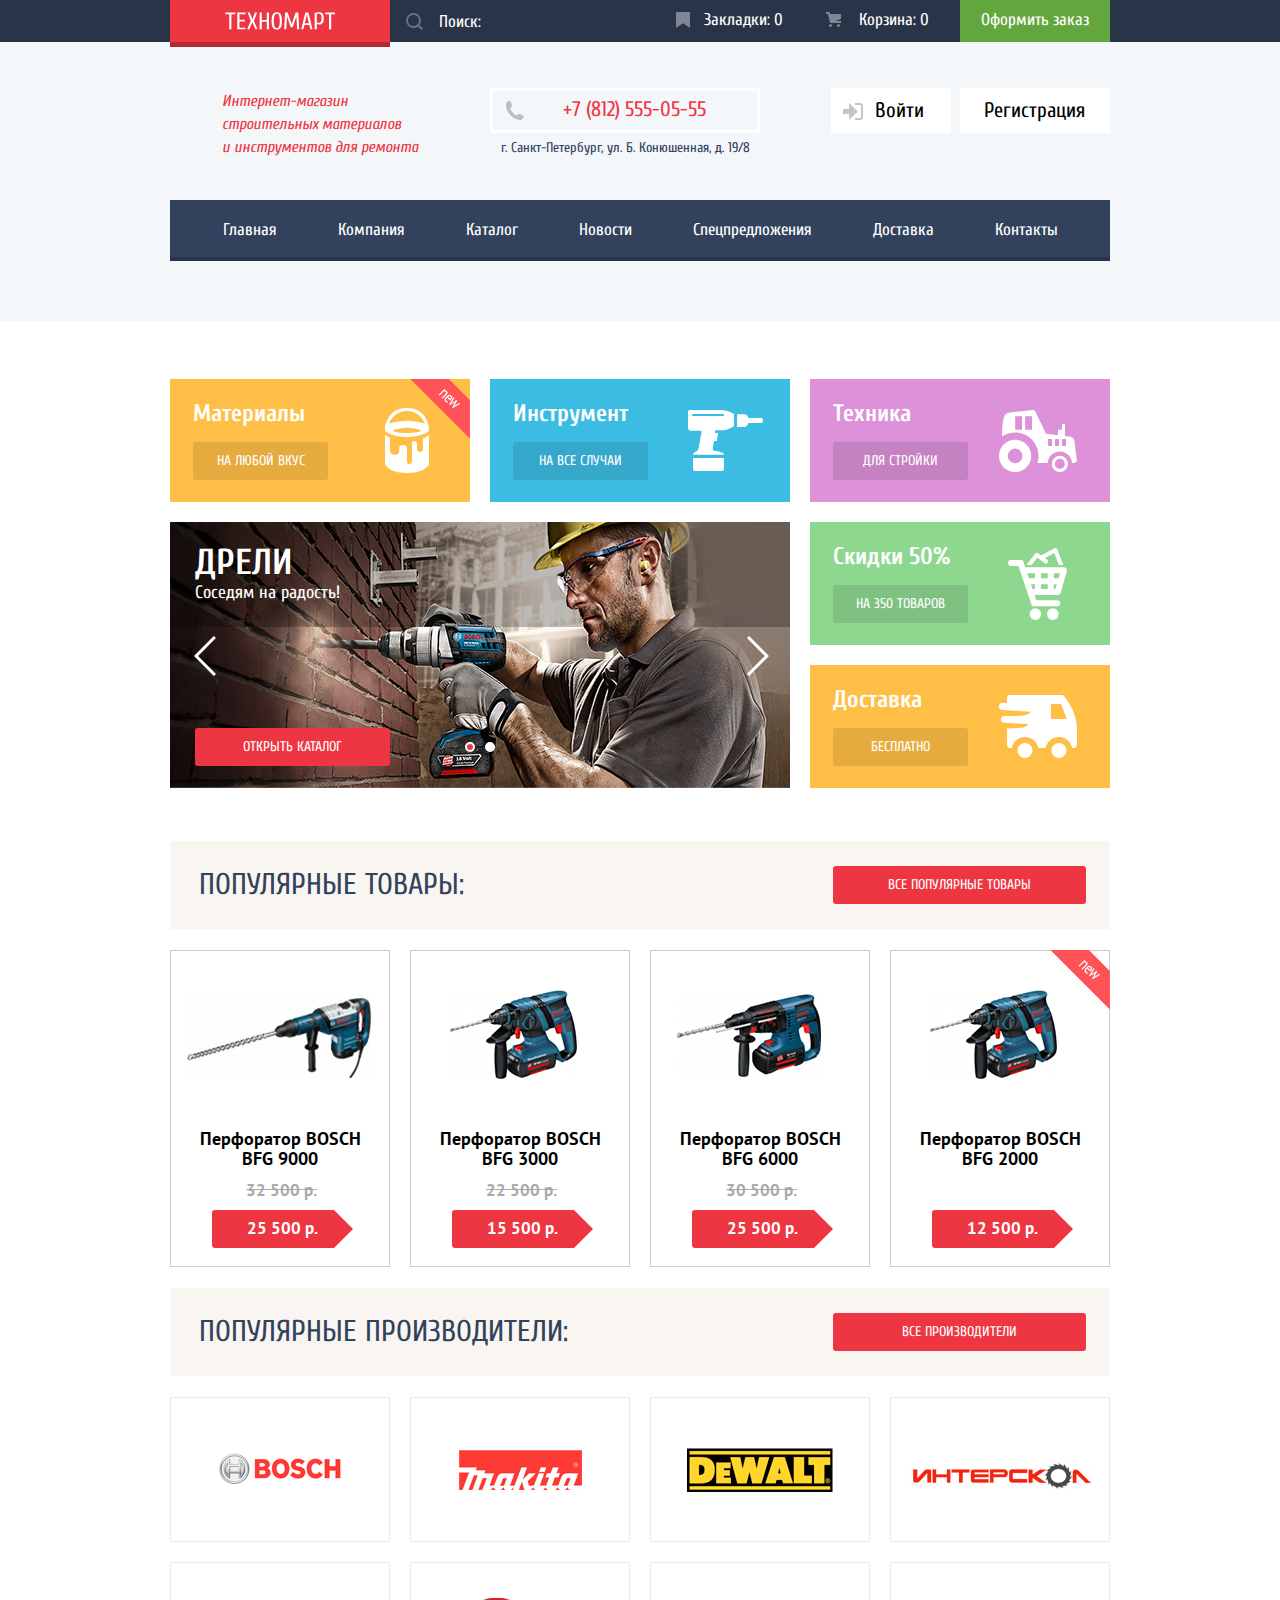
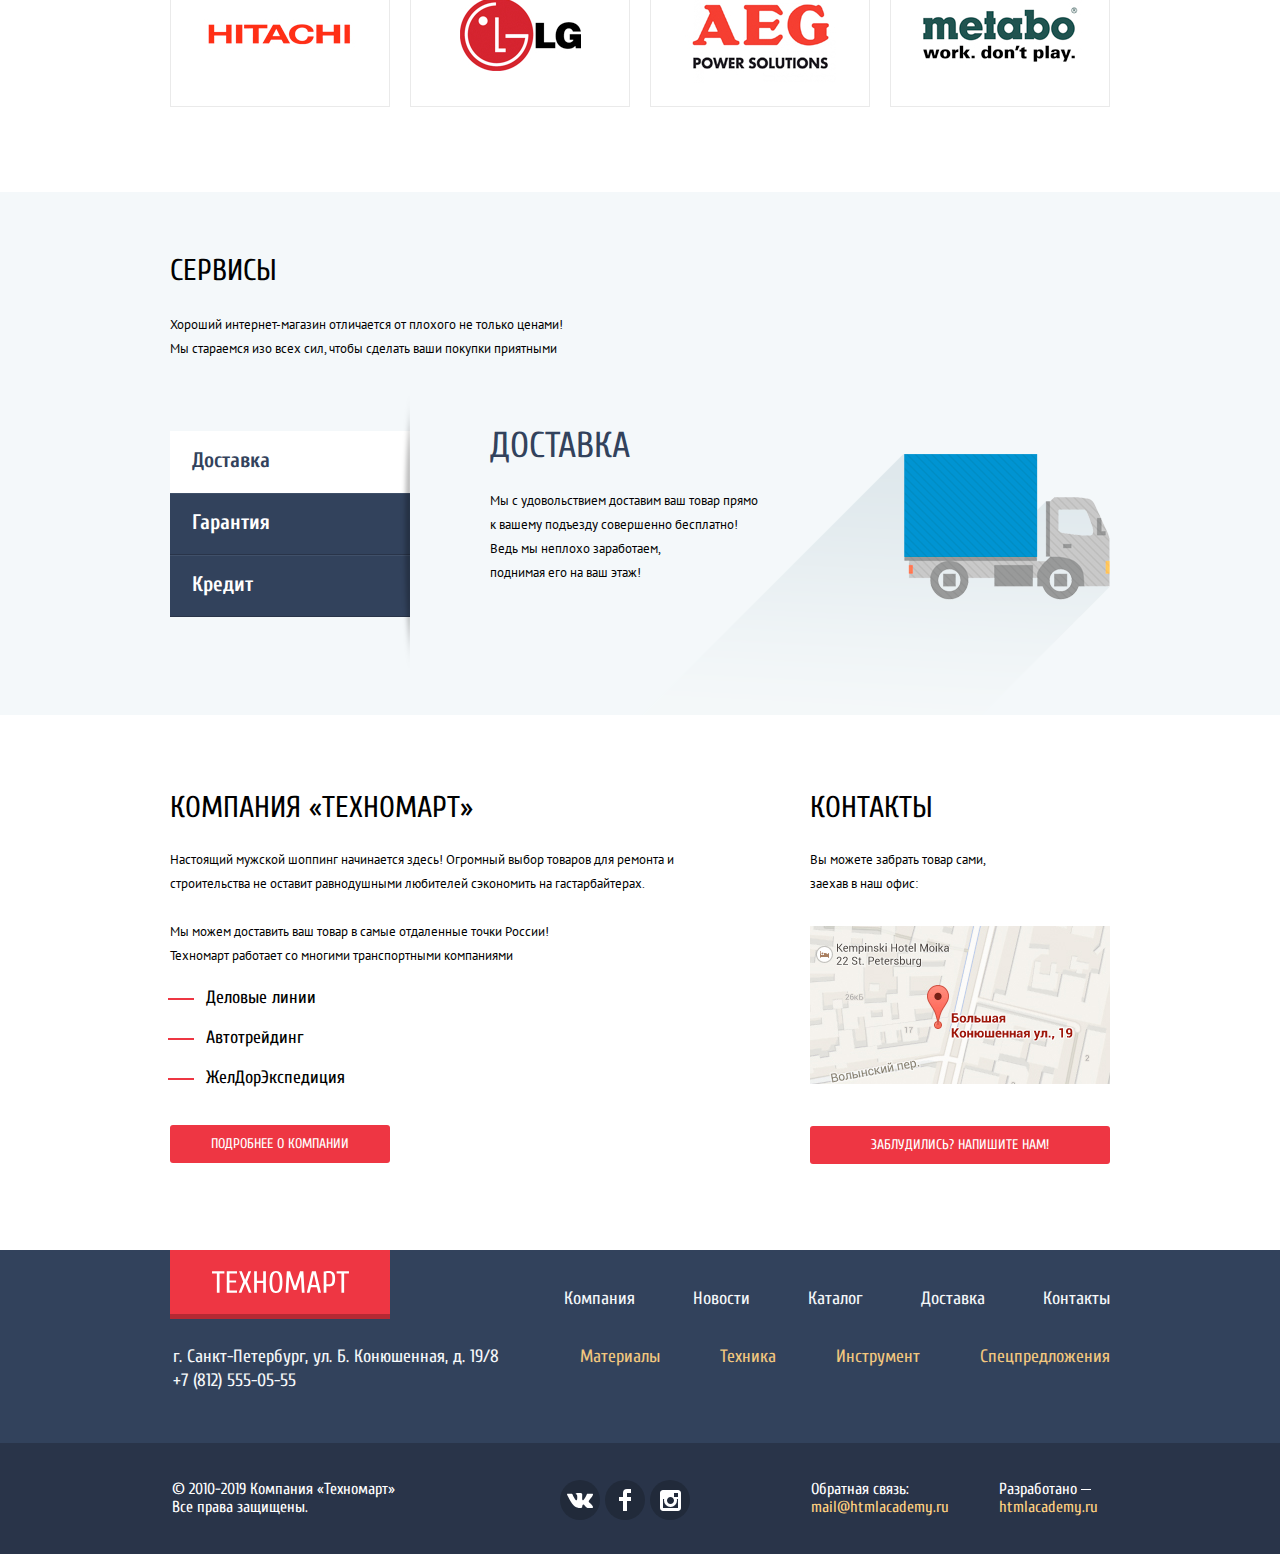
<file: index.html>
<!DOCTYPE html>
<html lang="ru">

<head>
    <meta charset="utf-8">
    <title>Интернет-магазин "Техномарт"</title>
    <link href="https://fonts.googleapis.com/css?family=Cuprum:400,400i,700%7CPT+Sans:400,400i,700&amp;subset=cyrillic,cyrillic-ext" rel="stylesheet">
    <link href="css/normalize.css" rel="stylesheet">
    <link href="css/style.min.css" rel="stylesheet">
</head>

<body>
    <header class="main-header">
        <h1 class="visually-hidden">Главная страница интернет-магазина строительных материалов "Техномарт"</h1>
        <div class="header-top">
            <div class="container">
                <a class="main-header-logo">
                    <img src="img/logo_header.svg" width="111" height="18" alt="Логотип Техномарт">
                </a>

                <form class="search" method="get">
                    <label class="visually-hidden" for="search">Поиск по сайту</label>
                        <input type="search" id="search" name="search" placeholder="Поиск:">
                </form>

                <a class="header-cartmarker" href="#">
                    Закладки:
                    <output>0</output>
                </a>

                <a class="header-cart" href="#">
                    Корзинa:
                    <output>0</output>
                </a>

                <a class="header-checkout" href="#">Оформить заказ</a>
            </div>
        </div>
        <div class="container">
            <div class="header-middle">
                <p class="header-title">Интернет-магазин строительных материалов и&nbsp;инструментов для ремонта</p>
                <div class="header-contacts">
                    <a class="header-phone" href="tel:+78125550555">
                        +7&nbsp;(812)&nbsp;555-05-55
                    </a>
                    <address class="header-address">
                        г.&nbsp;Санкт-Петербург,&nbsp;ул.&nbsp;Б.&nbsp;Конюшенная,&nbsp;д.&nbsp;19/8
                    </address>
                </div>
                <div class="header-user-menu">
                    <a class="user-navigation-entrance" href="#">
                        Войти
                    </a>
                    <a class="user-navigation-registration" href="#">
                        Регистрация
                    </a>
                </div>    
            </div>
                
            <ul class="header-nav-list">
                <li class="header-nav-item">
                    <a class="header-nav-link">Главная</a>
                </li>
                <li class="header-nav-item">
                    <a class="header-nav-link" href="#">Компания</a>
                </li>
                <li class="header-nav-item">
                    <a class="header-nav-link" href="catalog.html">Каталог</a>
                </li>
                <li class="header-nav-item">
                    <a class="header-nav-link" href="#">Новости</a>
                </li>
                <li class="header-nav-item">
                    <a class="header-nav-link" href="#">Спецпредложения</a>
                </li>
                <li class="header-nav-item">
                    <a class="header-nav-link" href="#">Доставка</a>
                </li>
                <li class="header-nav-item">
                    <a class="header-nav-link" href="#">Контакты</a>
                </li>
            </ul>
        </div>   
    </header>

    <main>
        <div class="container">
            <section class="offers">
                <h2 class="visually-hidden">Предложения</h2>
                <div class="offers-row">
                    <div class="offers-item materials">
                        <div class="flag flag-new">новинка</div>
                        <h3 class="offers-item-title">Материалы</h3>
                        <a class="offers-item-link" href="#">На любой вкус</a>
                    </div>
                    <div class="offers-item instruments">
                        <h3 class="offers-item-title">Инструмент</h3>
                        <a class="offers-item-link" href="#">На все случаи</a>
                    </div>
                    <div class="offers-item technic">
                        <h3 class="offers-item-title">Техника</h3>
                        <a class="offers-item-link" href="#">Для стройки</a>
                    </div>    
                </div>
                
                <div class="offers-row">
                    <div class="slider-wrapper">
                        <div class="slider-item slider-1 slider-active">                     
                            <h4 class="slider-title">Дрели</h4>
                            <p class="slider-desc">Соседям на радость!</p>
                            <a class="slider-link button" href="catalog.html">Открыть каталог</a>
                        </div>
                        <div class="slider-item slider-2">
                            <h4 class="slider-title">Перфораторы</h4>
                            <p class="slider-desc">Настоящие мужские игрушки</p>
                            <a class="slider-link button" href="catalog.html">Открыть каталог</a> 
                        </div>
                        <div class="slider-nav">
                            <button class="slider-left" type="button"><span class="visually-hidden">Назад</span></button>
                            <button class="slider-right" type="button"><span class="visually-hidden">Вперед</span></button>
                        </div>
                        <div class="slider-bullets">
                            <div class="bullet-item activ-bullet"></div>
                            <div class="bullet-item"></div>
                        </div>   
                    </div>
                    <div class="offers-block">
                        <div class="offers-item discount">
                            <h3 class="offers-item-title">Скидки 50%</h3>
                            <a class="offers-item-link" href="#">На 350 товаров</a>
                        </div>
                        <div class="offers-item delivery">
                            <h3 class="offers-item-title">Доставка</h3>
                            <a class="offers-item-link" href="#">Бесплатно</a>
                        </div>
                    </div>
                </div>
            </section>

            <section class="popular">
                <div class="popular-title-wrap">
                    <h2 class="popular-title">Популярные товары:</h2>
                    <a class="popular-link button" href="#">Все популярные товары</a>
                </div>
            
                <ul class="catalog-list">
                    <li class="catalog-item">
                        <div class="actions">
                            <a href="#" class="buy">Купить</a>
                            <a href="#" class="bookmark">В закладки</a>
                        </div>

                        <img width="218" height="170" src="img/perforator_1.jpg" alt="Перфоратор BOSCH BFG 9000">

                        <h3 class="catalog-item-title">
                            Перфоратор&nbsp;BOSCH BFG&nbsp;9000
                        </h3>
                        <div class="catalog-price-wrap"> 
                            <p class="catalog-old-price">32 500 p.</p>
                            <p class="catalog-new-price">25 500 p.</p>
                        </div>
                    </li>
                    <li class="catalog-item">
                        <div class="actions">
                            <a href="#" class="buy">Купить</a>
                            <a href="#" class="bookmark">В закладки</a>
                        </div>

                        <img width="218" height="170" src="img/perforator_2.jpg" alt="Перфоратор BOSCH BFG 3000">

                        <h3 class="catalog-item-title">
                            Перфоратор&nbsp;BOSCH BFG&nbsp;3000
                        </h3>
                        <div class="catalog-price-wrap"> 
                            <p class="catalog-old-price">22 500 p.</p>
                            <p class="catalog-new-price">15 500 p.</p>
                        </div>
                    </li>
                    <li class="catalog-item">
                        <div class="actions">
                            <a href="#" class="buy">Купить</a>
                            <a href="#" class="bookmark">В закладки</a>
                        </div>

                        <img width="218" height="170" src="img/perforator_3.jpg" alt="Перфоратор BOSCH BFG 6000">

                        <h3 class="catalog-item-title">
                            Перфоратор&nbsp;BOSCH BFG&nbsp;6000
                        </h3>
                        <div class="catalog-price-wrap"> 
                            <p class="catalog-old-price">30 500 p.</p>
                            <p class="catalog-new-price">25 500 p.</p>
                        </div>
                    </li>
                    <li class="catalog-item">
                        <div class="flag flag-new">новинка</div>
                        <div class="actions">
                            <a href="#" class="buy">Купить</a>
                            <a href="#" class="bookmark">В закладки</a>
                        </div>
                    
                        <img width="218" height="170" src="img/perforator_2.jpg" alt="Перфоратор BOSCH BFG 2000">
                    
                        <h3 class="catalog-item-title">
                            Перфоратор&nbsp;BOSCH BFG&nbsp;2000
                        </h3>
                        <div class="catalog-price-wrap">
                            <p class="catalog-new-price">12 500 p.</p>
                        </div>
                    </li>
                </ul>
            </section>

            <section class="producers">
                <div class="popular-title-wrap">
                    <h2 class="popular-title">Популярные производители:</h2>
                    <a class="popular-link button" href="#">Все производители</a>
                </div>
                <div class="producers-list">    
                    <a class="producers-item" href="#">
                        <img class="producers-logo" src="img/bosch.jpg" width="126" height="37" alt="Логотип Bosch">
                    </a>
                    <a class="producers-item" href="#">
                        <img class="producers-logo" src="img/makita.jpg" width="123" height="40" alt="Логотип Makita">
                    </a>
                    <a class="producers-item" href="#">
                        <img class="producers-logo" src="img/dewalt.jpg" width="146" height="44" alt="Логотип Dewalt">
                    </a>
                    <a class="producers-item" href="#">
                        <img class="producers-logo" src="img/interskol.png" width="200" height="88" alt="Логотип Интерскол">
                    </a>
                    <a class="producers-item" href="#">
                        <img class="producers-logo" src="img/hitachi.jpg" width="169" height="31" alt="Логотип Hitachi">
                    </a>
                    <a class="producers-item" href="#">
                        <img class="producers-logo" src="img/lg.jpg" width="121" height="73" alt="Логотип LG">
                    </a>
                    <a class="producers-item" href="#">
                        <img class="producers-logo" src="img/aeg.jpg" width="151" height="96" alt="Логотип AEG">
                    </a>
                    <a class="producers-item" href="#">
                        <img class="producers-logo" src="img/metabo.jpg" width="204" height="69" alt="Логотип Mitabo">
                    </a>
                </div>
            </section>
        </div>

        <section class="services">
            <div class="container">
                <h2 class="services-title">Сервисы</h2>
                <p class="services-desc">Хороший интернет-магазин отличается от плохого не только ценами!</p>
                <p class="services-desc">Мы стараемся изо всех сил, чтобы сделать ваши покупки приятными</p>

                <div class="services-slider-wrap">
                    <div class="services-slider-nav">
                        <button class="services-slider-button button-delivery services-button-active" type="button">Доставка</button>
                        <button class="services-slider-button button-guarantee" type="button">Гарантия</button>
                        <button class="services-slider-button button-credit" type="button">Кредит</button>
                    </div>
                
                    <div class="services-slider slider-delivery services-slider-active">
                        <h3 class="services-slider-title">Доставка</h3>
                        <p class="services-slider-desc">Мы с удовольствием доставим ваш товар прямо<br>к вашему подъезду совершенно бесплатно! Ведь мы неплохо заработаем,<br>поднимая его на ваш этаж!</p>
                    </div>
                    <div class="services-slider slider-guarantee">
                        <h3 class="services-slider-title">Гарантия</h3>
                        <p class="services-slider-desc">Если купленный у нас товар поломается или заискрит,<br>а также в случае пожара, спровоцированного его возгоранием, вы всегда можете быть уверены в нашей гарантии. Мы обменяем сгоревший товар на новый.<br>Дом уж восстановите как-нибудь сами.</p>
                    </div>
                    <div class="services-slider slider-credit">
                    <h3 class="services-slider-title">Кредит</h3>
                    <p class="services-slider-desc">Залезть в долговую яму стало проще!<br>Кредитные консультанты придут вам на помощь!</p>
                    <a class="slider-link button" href="#">отправить заявку</a>
                </div>
                </div>
            </div>
        </section>

        <div class="about-contacts-wrapper container">
            <section class="about">
                <h2 class="about-title">Компания&nbsp;&#171;Техномарт&#187;</h2>
                <p class="about-desc">
                    Настоящий мужской шоппинг начинается здесь! Огромный выбор товаров для ремонта и строительства не оставит равнодушными любителей сэкономить на гастарбайтерах.
                </p>
                <p class="about-desc">
                    Мы можем доставить ваш товар в самые отдаленные точки России!
                    Техномарт работает со многими транспортными компаниями
                </p>
                <ul class="about-partners-list">
                    <li class="about-partners-item">
                        Деловые линии
                    </li>
                    <li class="about-partners-item">
                        Автотрейдинг
                    </li>
                    <li class="about-partners-item">
                        ЖелДорЭкспедиция
                    </li>
                </ul>
                <a class="about-link button" href="#">Подробнее о компании</a>
            </section>

        <section class="contacts">
            <h2 class="contacts-title">Контакты</h2>
            <p class="contacts-desc">Вы можете забрать товар сами, заехав в наш офис:</p>
            <a class="button-map" href="map.html">
                <img src="img/map_mini.jpg" width="300" height="158" alt="map">
            </a>
            <a class="contacts-link button" href="contacts.html">Заблудились? Напишите нам!</a>
        </section>
    </div>
</main>

<footer class="main-footer">
    <div class="footer-top">
        <div class="container">
            <div class="footer-wrapper-top">
                <a class="footer-logo">
                    <img src="img/logo-technomart.svg" width="137" height="22" alt="Техномарт логотип">
                </a>
                <ul class="footer-menu">
                    <li class="footer-menu-item">
                        <a class="footer-menu-link" href="#">Компания</a>
                    </li>
                    <li class="footer-menu-item">
                        <a class="footer-menu-link" href="#">Новости</a>
                    </li>
                    <li class="footer-menu-item">
                        <a class="footer-menu-link" href="catalog.html">Каталог</a>
                    </li>
                    <li class="footer-menu-item">
                        <a class="footer-menu-link" href="#">Доставка</a>
                    </li>
                    <li class="footer-menu-item">
                        <a class="footer-menu-link" href="#">Контакты</a>
                    </li>
                </ul>
            </div>
            <div class="footer-wrapper-middle">
                <address class="footer-contact">
                    г. Санкт-Петербург, ул. Б. Конюшенная, д. 19/8
                    +7&nbsp;(812)&nbsp;555-05-55
                </address>
                <ul class="footer-offers">
                    <li class="footer-offers-item">
                        <a class="footer-offers-link" href="#">Материалы</a>
                    </li>
                    <li class="footer-offers-item">
                        <a class="footer-offers-link" href="#">Техника</a>
                    </li>
                    <li class="footer-offers-item">
                        <a class="footer-offers-link" href="#">Инструмент</a>
                    </li>
                    <li class="footer-offers-item">
                        <a class="footer-offers-link" href="#">Спецпредложения</a>
                    </li>
                </ul>
            </div>
        </div>
    </div>

    <div class="footer-bottom">
        <div class="container">
            <p class="footer-copyright">&copy; 2010-2019 Компания&nbsp;&#171;Техномарт&#187; Все права защищены.</p>

            <ul class="social-list">
                <li class="social-list-item">
                    <a class="social-link vkontakte" href="#">
                        <span class="visually-hidden">Вконтакте</span>
                    </a>
                </li>
                <li class="social-list-item">
                    <a class="social-link facebook" href="#">
                        <span class="visually-hidden">Фейсбук</span>
                    </a>
                </li>
                <li class="social-list-item">
                    <a class="social-link instagram" href="#">
                        <span class="visually-hidden">Инстаграм</span>
                    </a>
                </li>
            </ul>

            <p class="footer-email">
                Обратная связь:
                <a href="#">mail@htmlacademy.ru</a>
            </p>

            <p class="footer-developer">
                <span>Разработано</span>
                <a href="https://htmlacademy.ru/intensive/htmlcss">htmlacademy.ru</a>
            </p>
        </div>
    </div>
</footer>

<section class="modal modal-feedback hidden">
    <h2 class="visually-hidden">Связаться с нами</h2>     
    <form class="feedback" method="post">
        <div class="modal-top">  
            <p class="feedback-name">
                <label>Ваше имя:<input type="text" name="yourname" placeholder="Имя Фамилия"></label>
            </p>
            <p class="feedback-email">
                <label>Ваш e-mail:<input type="email" name="email" placeholder="email@example.com"></label>
            </p>
            <p class="feedback-text">
                <label>Текст письма: <textarea name="message" placeholder="В свободной форме"></textarea></label>
            </p>
        </div>
        <div class="modal-bottom">
            <button class="modal-send button" type="submit">Отправить</button>
        </div>
        <button class="modal-close" type="button">Закрыть форму</button>
    </form>
</section>
  
<section class="modal modal-map hidden">
    <h2 class="visually-hidden">Как до нас добраться</h2>
    <iframe src="https://www.google.com/maps/embed?pb=!1m18!1m12!1m3!1d1998.598942412368!2d30.320894615677183!3d59.938796869048424!2m3!1f0!2f0!3f0!3m2!1i1024!2i768!4f13.1!3m3!1m2!1s0x4696310fca5ba729%3A0xea9c53d4493c879f!2z0JHQvtC70YzRiNCw0Y8g0JrQvtC90Y7RiNC10L3QvdCw0Y8g0YPQuy4sIDE5LCDQodCw0L3QutGCLdCf0LXRgtC10YDQsdGD0YDQsywg0KDQvtGB0YHQuNGPLCAxOTExODY!5e0!3m2!1sru!2sae!4v1551460375244" width="940" height="450" style="border:0" allowfullscreen></iframe>
    <button class="modal-close" type="button">Закрыть форму</button>
</section>

<script src="js/script-index.min.js"></script>

</body>

</html>
</file>
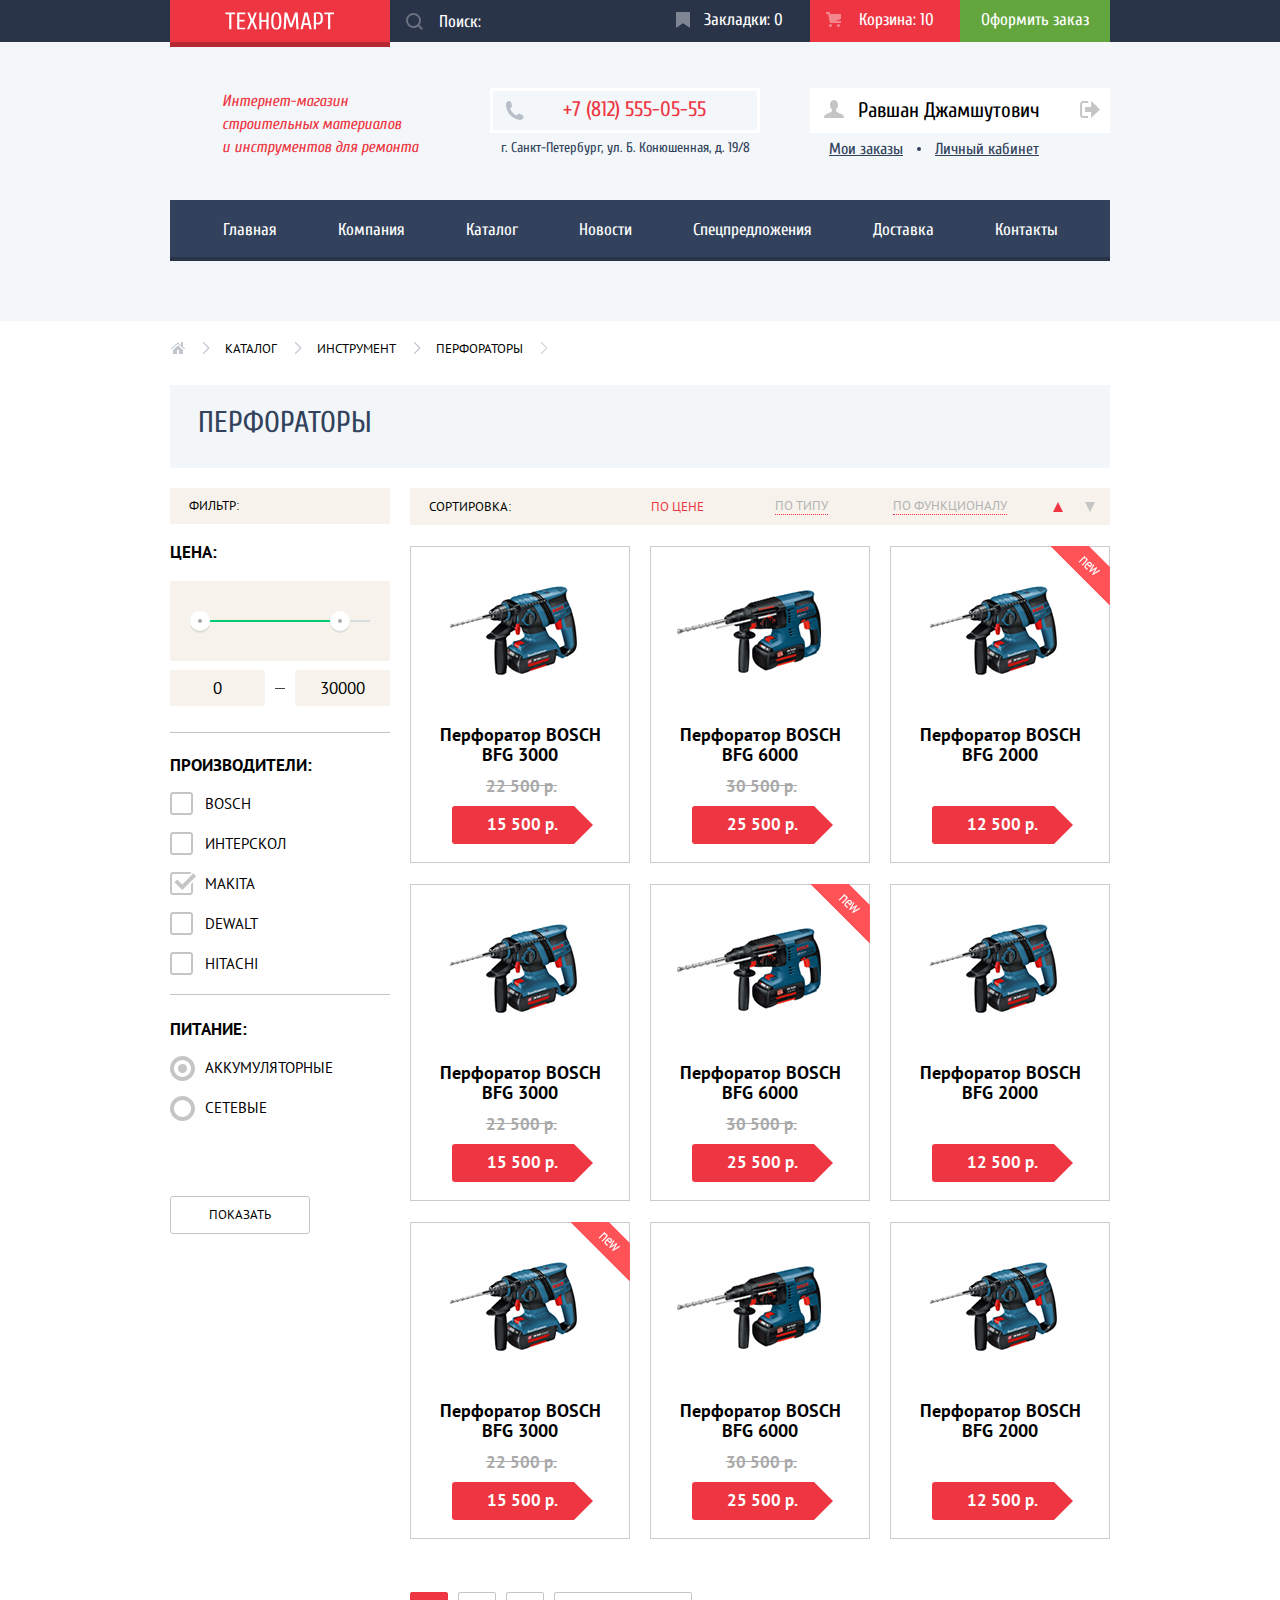
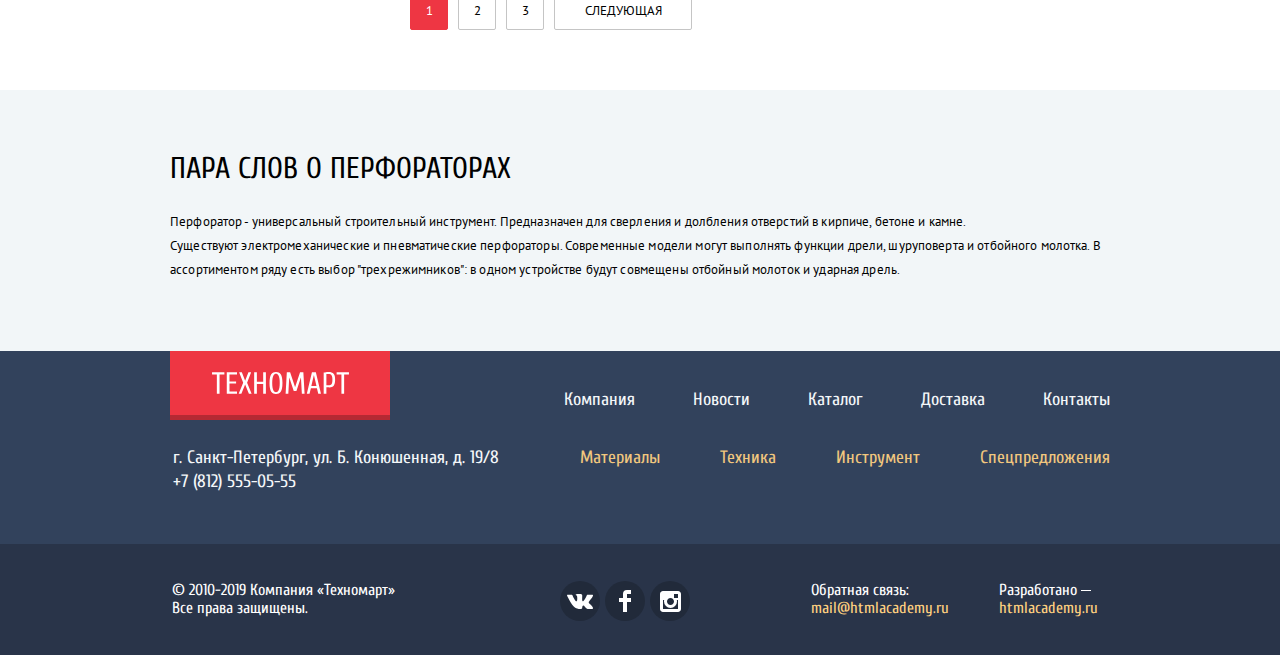
<file: catalog.html>
<!DOCTYPE html>
<html lang="ru">
<head>
    <meta charset="utf-8">
    <title>Перфораторы</title>
    <link href="https://fonts.googleapis.com/css?family=Cuprum:400,400i,700%7CPT+Sans:400,400i,700&amp;subset=cyrillic,cyrillic-ext"
        rel="stylesheet">
    <link href="css/normalize.css" rel="stylesheet">
    <link href="css/style.min.css" rel="stylesheet">
</head>
<body>
    <header class="main-header">
        <div class="header-top">
            <div class="container">
                <a class="main-header-logo" href="index.html">
                    <img src="img/logo_header.svg" width="110" height="18" alt="Логотип Техномарт">
                </a>

                <form class="search" method="get">
                    <label class="visually-hidden" for="search">Поиск по сайту</label>
                    <input type="search" id="search" name="search" placeholder="Поиск:">
                </form>

                <a class="header-cartmarker" href="#">
                    Закладки:
                    <output>0</output>
                </a>
                <a class="header-cart cart-added" href="#">
                    Корзинa:
                    <output>10</output>
                </a>

                <a class="header-checkout" href="#">Оформить заказ</a>
            </div>
        </div>

        <div class="container">
            <div class="header-middle">
                <p class="header-title">Интернет-магазин строительных материалов и&nbsp;инструментов для ремонта</p>

                <div class="header-contacts">
                    <a class="header-phone" href="tel:+78125550555">
                        +7&nbsp;(812)&nbsp;555-05-55
                    </a>
                    <address class="header-address">
                        г.&nbsp;Санкт-Петербург,&nbsp;ул.&nbsp;Б.&nbsp;Конюшенная,&nbsp;д.&nbsp;19/8
                    </address>
                </div>

                <div class="header-user-menu">
                    <div class="login-personal">
                        <a class="login-name" href="#">
                            <span class="visually-hidden">имя пользователя</span>   
                            Равшан Джамшутович
                        </a>
                        <a class="logout" href="#">
                            <span class="visually-hidden">ссылка на выход из личного кабинета</span>
                        </a>
                    </div>
                    <div class="login-menu">
                        <a class="login-myorders" href="#">Мои заказы</a>
                        <a class="login-mycabinet" href="#">Личный кабинет</a>
                    </div>
                </div>
            </div>
                
                <ul class="header-nav-list">
                    <li class="header-nav-item">
                        <a class="header-nav-link" href="index.html">Главная</a>
                    </li>
                    <li class="header-nav-item">
                        <a class="header-nav-link" href="#">Компания</a>
                    </li>
                    <li class="header-nav-item">
                        <a class="header-nav-link" href="#">Каталог</a>
                    </li>
                    <li class="header-nav-item">
                        <a class="header-nav-link" href="#">Новости</a>
                    </li>
                    <li class="header-nav-item">
                        <a class="header-nav-link" href="#">Спецпредложения</a>
                    </li>
                    <li class="header-nav-item">
                        <a class="header-nav-link" href="#">Доставка</a>
                    </li>
                    <li class="header-nav-item">
                        <a class="header-nav-link" href="#">Контакты</a>
                    </li>
                </ul>
            </div>
    </header>

    <main class="main catalog-page">
        <div class="container">    
            <ul class="breadcrumbs-list">
                <li class="breadcrumbs-item">
                    <a class="breadcrumbs-link breadcrumb-home" href="index.html">
                        <span class="visually-hidden">ссылка на главную страницу</span>
                    </a>
                </li>
                <li class="breadcrumbs-item">
                    <a class="breadcrumbs-link" href="catalog.html">каталог</a>
                </li>
                <li class="breadcrumbs-item">
                    <a class="breadcrumbs-link" href="#">инструмент</a>
                </li> 
                <li class="breadcrumbs-item breadcrumbs-current">перфораторы</li>
            </ul>

            <h1 class="page-title">перфораторы</h1>

            <div class="page-wrap">
                <section class="filters">
                    <h2 class="filters-title">Фильтр:</h2>
                    <form class="filters-form" action="get">
                        <fieldset>
                            <legend>Цена:</legend>
                            <div class="range">
                                <div class="range-scale">
                                    <div class="range-bar">
                                        <div class="range-min"></div>
                                        <div class="range-max"></div>
                                    </div>
                                </div>
                            </div>
                            <div class="input-numbers">
                                <label class="visually-hidden" for="min-price">минимальная цена товара</label>
                                <input type="text" id="min-price" name="min-number" value="0" >    
                                <span class="short-line"></span>
                                <label class="visually-hidden" for="max-price">максимальная цена товара</label>
                                <input type="text" id="max-price" name="max-number" value="30000"> 
                            </div>
                        </fieldset>
                        <fieldset>
                            <legend>Производители:</legend>
                                <ul class="filters-producers-list">
                                    <li class="filters-producers-item">
                                        <input class="visually-hidden" type="checkbox" name="bosch" id="filters-bosch">
                                        <label for="filters-bosch">bosch</label>
                                    </li>
                                    <li class="filters-producers-item">
                                        <input class="visually-hidden" type="checkbox" name="interskol" id="filters-interskol">
                                        <label for="filters-interskol">интерскол</label>    
                                    </li>
                                    <li class="filters-producers-item">
                                        <input class="visually-hidden" type="checkbox" name="makita" id="filters-makita" checked>
                                        <label for="filters-makita">makita</label>    
                                    </li>
                                    <li class="filters-producers-item">
                                        <input class="visually-hidden" type="checkbox" name="dewalt" id="filters-dewalt">
                                        <label for="filters-dewalt">dewalt</label>         
                                    </li>
                                    <li class="filters-producers-item">
                                        <input class="visually-hidden" type="checkbox" name="hitachi" id="filters-hitachi">
                                        <label for="filters-hitachi">hitachi</label>
                                    </li>
                                </ul>
                        </fieldset>
                        <fieldset>
                            <legend>Питание:</legend>
                            <ul class="filters-type-list">
                                <li class="filters-type-item">
                                    <input class="visually-hidden" type="radio" name="product-type" value="battery" id="battery-type" checked>
                                    <label for="battery-type">аккумуляторные</label>  
                                </li>
                                <li class="filters-type-item">
                                    <input class="visually-hidden" type="radio" name="product-type" value="network" id="network-type">
                                    <label for="network-type">сетевые</label>  
                                </li>
                            </ul>
                        </fieldset>
                        <button class="filters-button" type="submit">показать</button> 
                    </form>
                </section>
            
                <section class="catalog">
                    <h2 class="visually-hidden">Каталог перфораторов</h2>
                    <div class="catalog-sorter">
                        <span class="sorter-title">сортировка:</span>
                        <a class="catalog-sorter-link active-sorter" href="#">по цене</a>
                        <a class="catalog-sorter-link inactive-sorter" href="#">по типу</a>
                        <a class="catalog-sorter-link inactive-sorter" href="#">по функционалу</a>
                        <button class="sort-up" type="button">
                            <span class="visually-hidden">Сортировать по возрастанию</span>
                            <span class="triangle-up triangle-up-active"></span>
                        </button>
                        <button class="sort-down" type="button">
                            <span class="visually-hidden">Сортировать по возрастанию</span>
                            <span class="triangle-down"></span>   
                        </button>
                    </div>

                    <ul class="catalog-list">
                        <li class="catalog-item">
                            <div class="actions">
                                <a href="#" class="buy">Купить</a>
                                <a href="#" class="bookmark">В закладки</a>
                            </div>

                            <img width="218" height="170" src="img/perforator_2.jpg" alt="Перфоратор BOSCH BFG 3000">

                            <h3 class="catalog-item-title">
                                Перфоратор&nbsp;BOSCH BFG&nbsp;3000
                            </h3>
                            <div class="catalog-price-wrap"> 
                                <p class="catalog-old-price">22 500 p.</p>
                                <p class="catalog-new-price">15 500 p.</p>
                            </div>
                        </li>
                        <li class="catalog-item">
                            <div class="actions">
                                <a href="#" class="buy">Купить</a>
                                <a href="#" class="bookmark">В закладки</a>
                            </div>

                            <img width="218" height="170" src="img/perforator_3.jpg" alt="Перфоратор BOSCH BFG 6000">

                            <h3 class="catalog-item-title">
                                Перфоратор&nbsp;BOSCH BFG&nbsp;6000
                            </h3>
                            <div class="catalog-price-wrap"> 
                                <p class="catalog-old-price">30 500 p.</p>
                                <p class="catalog-new-price">25 500 p.</p>
                            </div>
                        </li>
                        <li class="catalog-item">
                        <div class="flag flag-new">новинка</div>
                        <div class="actions">
                            <a href="#" class="buy">Купить</a>
                            <a href="#" class="bookmark">В закладки</a>
                        </div>
                    
                        <img width="218" height="170" src="img/perforator_2.jpg" alt="Перфоратор BOSCH BFG 2000">
                    
                        <h3 class="catalog-item-title">
                            Перфоратор&nbsp;BOSCH BFG&nbsp;2000
                        </h3>
                        <div class="catalog-price-wrap">
                            <p class="catalog-new-price">12 500 p.</p>
                        </div>
                    </li>
                        <li class="catalog-item">
                            <div class="actions">
                                <a href="#" class="buy">Купить</a>
                                <a href="#" class="bookmark">В закладки</a>
                            </div>

                            <img width="218" height="170" src="img/perforator_2.jpg" alt="Перфоратор BOSCH BFG 3000">

                            <h3 class="catalog-item-title">
                                Перфоратор&nbsp;BOSCH BFG&nbsp;3000
                            </h3>
                            <div class="catalog-price-wrap"> 
                                <p class="catalog-old-price">22 500 p.</p>
                                <p class="catalog-new-price">15 500 p.</p>
                            </div>
                        </li>
                        <li class="catalog-item">
                            <div class="flag flag-new">новинка</div>
                            <div class="actions">
                                <a href="#" class="buy">Купить</a>
                                <a href="#" class="bookmark">В закладки</a>
                            </div>

                            <img width="218" height="170" src="img/perforator_3.jpg" alt="Перфоратор BOSCH BFG 6000">

                            <h3 class="catalog-item-title">
                                Перфоратор&nbsp;BOSCH BFG&nbsp;6000
                            </h3>
                            <div class="catalog-price-wrap"> 
                                <p class="catalog-old-price">30 500 p.</p>
                                <p class="catalog-new-price">25 500 p.</p>
                            </div>
                        </li>
                        <li class="catalog-item">
                        <div class="actions">
                            <a href="#" class="buy">Купить</a>
                            <a href="#" class="bookmark">В закладки</a>
                        </div>
                    
                        <img width="218" height="170" src="img/perforator_2.jpg" alt="Перфоратор BOSCH BFG 2000">
                    
                        <h3 class="catalog-item-title">
                            Перфоратор&nbsp;BOSCH BFG&nbsp;2000
                        </h3>
                        <div class="catalog-price-wrap">
                            <p class="catalog-new-price">12 500 p.</p>
                        </div>
                    </li>
                        <li class="catalog-item">
                           <div class="flag flag-new">новинка</div>
                            <div class="actions">
                                <a href="#" class="buy">Купить</a>
                                <a href="#" class="bookmark">В закладки</a>
                            </div>

                            <img width="218" height="170" src="img/perforator_2.jpg" alt="Перфоратор BOSCH BFG 3000">

                            <h3 class="catalog-item-title">
                                Перфоратор&nbsp;BOSCH BFG&nbsp;3000
                            </h3>
                            <div class="catalog-price-wrap"> 
                                <p class="catalog-old-price">22 500 p.</p>
                                <p class="catalog-new-price">15 500 p.</p>
                            </div>
                        </li>
                        <li class="catalog-item">
                            <div class="actions">
                                <a href="#" class="buy">Купить</a>
                                <a href="#" class="bookmark">В закладки</a>
                            </div>

                            <img width="218" height="170" src="img/perforator_3.jpg" alt="Перфоратор BOSCH BFG 6000">

                            <h3 class="catalog-item-title">
                                Перфоратор&nbsp;BOSCH BFG&nbsp;6000
                            </h3>
                            <div class="catalog-price-wrap"> 
                                <p class="catalog-old-price">30 500 p.</p>
                                <p class="catalog-new-price">25 500 p.</p>
                            </div>
                        </li>
                        <li class="catalog-item">
                        <div class="actions">
                            <a href="#" class="buy">Купить</a>
                            <a href="#" class="bookmark">В закладки</a>
                        </div>
                    
                        <img width="218" height="170" src="img/perforator_2.jpg" alt="Перфоратор BOSCH BFG 2000">
                    
                        <h3 class="catalog-item-title">
                            Перфоратор&nbsp;BOSCH BFG&nbsp;2000
                        </h3>
                        <div class="catalog-price-wrap">
                            <p class="catalog-new-price">12 500 p.</p>
                        </div>
                    </li>
                    </ul>
                </section>
            </div>
            
            <div class="pagination">
                <a class="pagination-link pagination-active">1</a>
                <a class="pagination-link pagination-inactive" href="#">2</a>
                <a class="pagination-link pagination-inactive" href="#">3</a>
                <a class="pagination-link pagination-inactive" href="#">Следующая</a>
            </div>
        </div>
         
        <section class="product-about">
            <div class="container">
                <h2 class="product-about-title">Пара слов о перфораторах</h2>
                <p class="product-about-desc">Перфоратор - универсальный строительный инструмент. Предназначен для сверления и долбления отверстий в кирпиче, бетоне и камне.<br>Существуют электромеханические и пневматические перфораторы. Современные модели могут выполнять функции дрели, шуруповерта и отбойного молотка. В ассортиментом ряду есть выбор "трехрежимников": в одном устройстве будут совмещены отбойный молоток и ударная дрель.</p>
            </div>
        </section>   
    </main>
    
    <footer class="main-footer">
    <div class="footer-top">
        <div class="container">
            <div class="footer-wrapper-top">
                <a class="footer-logo" href="index.html">
                    <img src="img/logo-technomart.svg" width="137" height="22" alt="Техномарт логотип">
                </a>
                <ul class="footer-menu">
                    <li class="footer-menu-item">
                        <a class="footer-menu-link" href="#">Компания</a>
                    </li>
                    <li class="footer-menu-item">
                        <a class="footer-menu-link" href="#">Новости</a>
                    </li>
                    <li class="footer-menu-item">
                        <a class="footer-menu-link" href="#">Каталог</a>
                    </li>
                    <li class="footer-menu-item">
                        <a class="footer-menu-link" href="#">Доставка</a>
                    </li>
                    <li class="footer-menu-item">
                        <a class="footer-menu-link" href="#">Контакты</a>
                    </li>
                </ul>
            </div>
            <div class="footer-wrapper-middle">
                <address class="footer-contact">
                    г. Санкт-Петербург, ул. Б. Конюшенная, д. 19/8
                    +7&nbsp;(812)&nbsp;555-05-55
                </address>
                <ul class="footer-offers">
                    <li class="footer-offers-item">
                        <a class="footer-offers-link" href="#">Материалы</a>
                    </li>
                    <li class="footer-offers-item">
                        <a class="footer-offers-link" href="#">Техника</a>
                    </li>
                    <li class="footer-offers-item">
                        <a class="footer-offers-link" href="#">Инструмент</a>
                    </li>
                    <li class="footer-offers-item">
                        <a class="footer-offers-link" href="#">Спецпредложения</a>
                    </li>
                </ul>
            </div>
        </div>
    </div>

    <div class="footer-bottom">
        <div class="container">
            <p class="footer-copyright">&copy; 2010-2019 Компания&nbsp;&#171;Техномарт&#187; Все права защищены.</p>

            <ul class="social-list">
                <li class="social-list-item">
                    <a class="social-link vkontakte" href="#">
                        <span class="visually-hidden">Вконтакте</span>
                    </a>
                </li>
                <li class="social-list-item">
                    <a class="social-link facebook" href="#">
                        <span class="visually-hidden">Фейсбук</span>
                    </a>
                </li>
                <li class="social-list-item">
                    <a class="social-link instagram" href="#">
                        <span class="visually-hidden">Инстаграм</span>
                    </a>
                </li>
            </ul>

            <p class="footer-email">
                Обратная связь:
                <a href="#">mail@htmlacademy.ru</a>
            </p>

            <p class="footer-developer">
                <span>Разработано</span>
                <a href="https://htmlacademy.ru/intensive/htmlcss">htmlacademy.ru</a>
            </p>
        </div>
    </div>
</footer>

    <section class="modal modal-cart hidden">
        <h2 class="visually-hidden">Окно подтверждения добавления товара в корзину</h2>
        <div class="modal-top">
            <img class="modal-cart-sign" src="img/icon-mark.svg" width="66" height="66" alt="Значок добавления товара в корзину">
            <p class="modal-cart-desc">Товар добавлен в корзину!</p>
        </div>
        <div class="modal-bottom">    
            <div class="modal-cart-buttons">
                <a class="modal-cart-checkout button" href="#">Оформить заказ</a>
                <a class="modal-cart-continue button" href="#">Продолжить покупки</a>
            </div>
        </div>
        <button class="modal-close" type="button" value="#">Закрыть форму</button>
    </section>
    
<script src="js/script-catalog.min.js"></script>

</body>
</html>
</file>
<file: css/style.min.css>
.visually-hidden,input[type="checkbox"].visually-hidden,input[type="radio"].visually-hidden{position:absolute;width:1px;height:1px;margin:-1px;padding:0;border:0;white-space:nowrap;clip-path:inset(100%);clip:rect(0 0 0 0);overflow:hidden}.hidden{display:none}html{box-sizing:border-box}*,::before,::after{box-sizing:inherit}body{min-width:960px;margin:0;padding:0;font-family:"Cuprum","Arial",sans-serif;font-size:13px;line-height:24px;font-weight:400;color:#000}a{text-decoration:none}img{max-width:100%;height:auto}.button{display:block;padding:7px 0;text-align:center;vertical-align:middle;font:inherit;font-size:14px;font-weight:400;text-transform:uppercase;color:#fff;background-color:#ee3643;border:none;border-radius:3px}.button:hover{background-color:#ca2c37}.button:active{background-color:#ba2732}.container{width:940px;margin:0 auto}.main-header{background-color:#f4f7f9}.header-top{margin-bottom:46px;background-color:#293449}.header-top .container{display:flex;flex-direction:row;align-items:center;min-height:42px}.main-header-logo{width:220px;height:42px;display:flex;justify-content:center;align-items:center;background-color:#ee3643;box-shadow:0 5px 0 0 rgba(181,41,51,1)}.main-header-logo:hover,.main-header-logo img:focus{background-color:#ca2c37}.main-header-logo:active{background-color:#ba2732}.search{min-height:42px}.search input[type="search"]{width:270px;height:42px;padding-left:49px;font-size:17px;line-height:18px;color:#fff;font-family:"Cuprum","Arial",sans-serif;background-color:transparent;background-image:url("data:image/svg+xml,%3Csvg xmlns='http://www.w3.org/2000/svg' width='17' height='17' viewBox='0 0 17 17'%3E%3Cpath fill='%236a7180' d='M17 15.586l-3.542-3.542A7.465 7.465 0 0 0 15 7.5 7.5 7.5 0 1 0 7.5 15c1.71 0 3.282-.579 4.544-1.542L15.586 17 17 15.586zM2 7.5C2 4.467 4.467 2 7.5 2 10.532 2 13 4.467 13 7.5c0 3.032-2.468 5.5-5.5 5.5A5.506 5.506 0 0 1 2 7.5z'/%3E%3C/svg%3E");background-repeat:no-repeat;background-position:16px 13px;background-size:17px 17px;border:none}.search input[type="search"]:hover{background-image:url("data:image/svg+xml,%3Csvg xmlns='http://www.w3.org/2000/svg' width='17' height='17' viewBox='0 0 17 17'%3E%3Cpath fill='%23ffffff' d='M17 15.586l-3.542-3.542A7.465 7.465 0 0 0 15 7.5 7.5 7.5 0 1 0 7.5 15c1.71 0 3.282-.579 4.544-1.542L15.586 17 17 15.586zM2 7.5C2 4.467 4.467 2 7.5 2 10.532 2 13 4.467 13 7.5c0 3.032-2.468 5.5-5.5 5.5A5.506 5.506 0 0 1 2 7.5z'/%3E%3C/svg%3E")}.search input[type="search"]:focus{color:#000;background-color:#fff;background-image:url("data:image/svg+xml,%3Csvg xmlns='http://www.w3.org/2000/svg' width='17' height='17' viewBox='0 0 17 17'%3E%3Cpath fill='%23ee3643' d='M17 15.586l-3.542-3.542A7.465 7.465 0 0 0 15 7.5 7.5 7.5 0 1 0 7.5 15c1.71 0 3.282-.579 4.544-1.542L15.586 17 17 15.586zM2 7.5C2 4.467 4.467 2 7.5 2 10.532 2 13 4.467 13 7.5c0 3.032-2.468 5.5-5.5 5.5A5.506 5.506 0 0 1 2 7.5z'/%3E%3C/svg%3E");border-color:#fff;outline:none}.search input[type="search"]::placeholder{color:#fff}.header-cartmarker{width:150px;position:relative;font-size:17px;font-weight:400;line-height:18px;color:#fff;padding:11px 24px 13px 44px}.header-cart{width:150px;position:relative;font-size:17px;font-weight:400;line-height:18px;color:#fff;padding:11px 0 13px 49px}.header-cartmarker::before{content:"";position:absolute;top:12px;left:16px;width:14px;height:16px;color:#fff;background-image:url(../img/icon-bookmark.svg);background-repeat:no-repeat;background-position:0 0;opacity:.4}.header-cart::before{content:"";position:absolute;top:12px;left:16px;width:15px;height:15px;color:#fff;background-image:url(../img/icon-cart.svg);background-repeat:no-repeat;background-position:0 0;opacity:.4}.header-cartmarker:hover::before,.header-cart:hover::before{opacity:1}.cart-added{background-color:#ee3643}.header-cartmarker:active,.header-cart:active{opacity:.4}.header-checkout{flex-grow:1;width:150px;padding-top:11px;padding-bottom:13px;margin-left:auto;font-size:17px;font-weight:400;line-height:18px;color:#fff;text-align:center;background-color:#63a63e}.header-checkout:hover,.header-checkout:focus{background-color:#5fbb2d}.header-checkout:active{color:#a8c29a;background-color:#518534}.header-middle{display:flex;flex-direction:row;flex-wrap:wrap;justify-content:space-between}.header-title{width:197px;margin:0;font-size:16px;font-style:italic;font-weight:400;line-height:23px;color:#ee3643;margin-top:2px;margin-right:68px;margin-left:52px}.header-contacts{width:270px;margin-right:47px}.header-phone{position:relative;width:100%;display:block;font-size:21px;font-weight:400;line-height:21px;color:#ee3643;border:3px solid #fff;padding-top:8px;padding-bottom:10px;padding-left:70px;margin-bottom:3px}.header-phone::before{content:"";position:absolute;top:10px;left:12px;width:19px;height:19px;color:#b7bfc8;background-image:url(../img/icon-phone.svg);background-repeat:no-repeat;background-position:0 0}.header-address{font-size:14px;font-weight:400;line-height:24px;font-style:normal;color:#32425c;text-align:center}.header-user-menu{width:300px;text-align:right}.header-user-menu a{display:inline-block;vertical-align:middle;padding-top:12px;padding-bottom:12px;font-size:21px;font-weight:400;line-height:21px;color:#000}.header-user-menu a:hover,.header-user-menu a:focus{color:#ee3643}.header-user-menu a:active{color:#c5c5c5}.user-navigation-entrance{width:120px;position:relative;padding-right:27px;margin-right:6px;background-color:#fff}.user-navigation-entrance::before{content:"";position:absolute;top:15px;left:12px;width:20px;height:17px;color:#c5c5c5;background-image:url("data:image/svg+xml,%3Csvg xmlns='http://www.w3.org/2000/svg' width='20' height='17' viewBox='0 0 20 17'%3E%3Cpath fill='%23c5c5c5' d='M14.875 8.5L6 0v6H0v5h6v6z'/%3E%3Cpath fill='%23c5c5c5' d='M16.986 15.01h-5.027V17h5.027c2.178 0 3.004-1.81 3.029-3.026V3.028C19.99 1.811 19.164 0 16.986 0h-5.027v1.99h5.027c.839 0 .992.681 1.01 1.057v10.904c-.017.376-.171 1.059-1.01 1.059z'/%3E%3C/svg%3E");background-repeat:no-repeat;background-position:0 0}.user-navigation-entrance:hover::before{background-image:url("data:image/svg+xml,%3Csvg xmlns='http://www.w3.org/2000/svg' width='20' height='17' viewBox='0 0 20 17'%3E%3Cpath fill='%2332425c' d='M14.875 8.5L6 0v6H0v5h6v6z'/%3E%3Cpath fill='%2332425c' d='M16.986 15.01h-5.027V17h5.027c2.178 0 3.004-1.81 3.029-3.026V3.028C19.99 1.811 19.164 0 16.986 0h-5.027v1.99h5.027c.839 0 .992.681 1.01 1.057v10.904c-.017.376-.171 1.059-1.01 1.059z'/%3E%3C/svg%3E")}.user-navigation-entrance:active::before{background-image:url("data:image/svg+xml,%3Csvg xmlns='http://www.w3.org/2000/svg' width='20' height='17' viewBox='0 0 20 17'%3E%3Cpath fill='%23c5c5c5' d='M14.875 8.5L6 0v6H0v5h6v6z'/%3E%3Cpath fill='%23c5c5c5' d='M16.986 15.01h-5.027V17h5.027c2.178 0 3.004-1.81 3.029-3.026V3.028C19.99 1.811 19.164 0 16.986 0h-5.027v1.99h5.027c.839 0 .992.681 1.01 1.057v10.904c-.017.376-.171 1.059-1.01 1.059z'/%3E%3C/svg%3E")}.user-navigation-registration{width:150px;padding-right:25px;background-color:#fff}.header-nav-list{width:100%;list-style:none;display:flex;flex-wrap:wrap;text-align:center;margin-top:40px;margin-bottom:0;padding:0;padding-bottom:60px}.header-nav-item{flex-grow:1}.header-nav-link{display:block;color:#fff;font-size:17px;line-height:17px;background-color:#32425c;border-bottom:4px solid #293449;padding:21px 30px 19px 26px}.header-nav-item:first-of-type a{padding-left:50px}.header-nav-item:last-of-type a{padding-right:50px}.header-nav-link:hover,.header-nav-link:focus{background-color:#293449}.header-nav-link:active{color:#8e939c}.offers{padding-top:58px;padding-bottom:53px;color:#fff}.offers-row{display:flex;flex-direction:row;justify-content:space-between}.offers-block{display:flex;flex-direction:column}.offers-item{width:300px;margin-bottom:20px;padding:20px 0 22px 23px}.materials{position:relative;background-color:#ffbf47;background-image:url(../img/icon-1.svg);background-repeat:no-repeat;background-position:84% 50%}.materials .flag{position:absolute;top:0;right:0;width:60px;height:60px;text-indent:-1000px;overflow:hidden;z-index:20}.materials .flag-new{background:url(../img/newflag.png) no-repeat 0 0}.instruments{background-color:#3bbce3;background-image:url(../img/icon-2.svg);background-repeat:no-repeat;background-position:88% 50%}.technic{background-color:#dc91d8;background-image:url(../img/icon-3.svg);background-repeat:no-repeat;background-position:85% 50%}.discount{background-color:#8ed78f;background-image:url(../img/icon-4.svg);background-repeat:no-repeat;background-position:82% 50%}.delivery{margin-bottom:0;background-color:#ffbf47;background-image:url(../img/icon-5.svg);background-repeat:no-repeat;background-position:85% 50%}.offers h3,.offers h4{margin:0;padding:0}.offers-item h3{margin-bottom:13px;font-size:24px;font-weight:700;line-height:30px}.offers-item-link{display:flex;align-items:center;justify-content:center;width:135px;height:38px;font-size:14px;font-weight:400;text-transform:uppercase;color:#fff;background-color:rgba(0,0,0,0.1);border-radius:3px}.offers-item-link:hover,.offers-item-link:focus{background-color:rgba(0,0,0,0.2)}.offers-item-link:active{background-color:rgba(0,0,0,0.3)}.slider-item{display:none;flex-direction:column;width:620px;height:100%;padding:23px 22px 22px 25px}.slider-active{display:flex}.slider-1{background-image:url(../img/slider_2.jpg);background-repeat:no-repeat;background-size:cover}.slider-2{background-image:url(../img/slider_1.jpg);background-repeat:no-repeat;background-size:cover}.slider-title{font-size:36px;font-weight:700;line-height:36px;text-transform:uppercase}.slider-desc{margin:0;font-size:18px;font-weight:400;line-height:24px}.slider-link{display:block;width:195px;margin-top:auto}.slider-wrapper{position:relative}.slider-left{position:absolute;content:"";top:114px;left:24px;width:22px;height:40px;border:none;background-color:transparent;background-image:url(../img/icon-left.svg);background-repeat:no-repeat;cursor:pointer}.slider-right{position:absolute;content:"";top:114px;right:21px;width:22px;height:40px;border:none;background-color:transparent;background-image:url(../img/icon-right.svg);background-repeat:no-repeat;cursor:pointer}.slider-bullets{position:absolute;content:"";bottom:36px;left:295px;display:flex}.bullet-item{width:10px;height:10px;margin-right:10px;background-color:#fff;border-radius:5px;border:2px solid #fff}.activ-bullet{background-color:#ee3643}.popular-title-wrap{display:flex;justify-content:space-between;align-items:center;margin-bottom:21px;background-color:#f9f5f0;padding:25px 24px 25px 29px}.popular-title{max-width:610px;margin:0;font-size:30px;font-weight:400;line-height:30px;text-transform:uppercase;color:#32425c}.popular-link{width:253px}.catalog-list{display:flex;justify-content:space-between;flex-wrap:wrap;margin:0;padding:0;font-family:"PT Sans","Arial",sans-serif;list-style:none}.catalog-item{position:relative;display:flex;flex-direction:column;align-items:center;width:220px;margin-bottom:21px;line-height:20px;text-align:center;border:1px solid #ccc}.catalog-item:hover{box-shadow:0 8px 20px 5px rgba(180,184,191,0.87)}.catalog-item .flag{position:absolute;top:-1px;right:-1px;width:60px;height:60px;text-indent:-1000px;overflow:hidden;z-index:20}.catalog-item .flag-new{background:url(../img/newflag.png) no-repeat 0 0}.catalog-item .actions{display:none;position:absolute;top:0;left:0;width:218px;height:140px;padding:43px 0;background-color:#fff;z-index:10}.catalog-item:hover .actions{display:block}.actions .buy{position:relative;display:block;width:133px;margin:0 auto;margin-bottom:9px;padding:7px 0;background-color:#63a63e;border:3px solid #63a63e;border-bottom-color:#367315;border-radius:3px;color:#fff;font-size:14px;font-weight:400;font-family:"Cuprum","Arial",sans-serif;line-height:18px;text-decoration:none;text-transform:uppercase}.actions .buy::before{content:"";position:absolute;top:7px;left:10px;width:15px;height:15px;color:#fff;background-image:url(../img/icon-cart.svg);background-repeat:no-repeat;background-position:0 0;opacity:.4}.actions .buy:hover{background-color:#5fbb2d;border:3px solid #5fbb2d;border-bottom-color:#367315}.actions .buy:hover::before{opacity:1}.actions .buy:active{background-color:#518534;border-color:#518534}.actions .bookmark{display:block;width:133px;margin:0 auto;margin-bottom:7px;padding:7px 0;color:#32425c;font-size:14px;font-weight:400;font-family:"Cuprum","Arial",sans-serif;line-height:18px;text-decoration:none;text-transform:uppercase;background-color:#fff;border:3px solid #63a63e;border-radius:3px}.actions .bookmark:hover{border-color:#32425c}.actions .bookmark:active{color:#c1c6ce;border-color:#c1c6ce}.catalog-item-title{width:218px;margin-top:8px;margin-bottom:11px;font-size:18px;font-weight:700;line-height:20px;text-align:center;color:#000}.catalog-price-wrap{margin-top:auto;text-align:center}.catalog-old-price{margin-top:0;margin-bottom:5px;padding-left:3px;font-size:17px;font-weight:700;text-decoration:line-through;color:#aaa}.catalog-new-price{position:relative;margin:10px auto;margin-bottom:18px;font-size:17px;font-weight:700;color:#fff;background:#ee3643;border-radius:3px;padding:8px 31px 10px 35px}.catalog-new-price:after{content:"";position:absolute;top:0;right:-23px;width:0;height:0;border:19px solid #fff;border-left-color:#ee3643}.producers-list{display:flex;flex-wrap:wrap;justify-content:space-between;margin:0;margin-bottom:65px;padding:0;list-style:none}.producers-item{width:220px;min-height:145px;margin-bottom:20px;display:flex;align-items:center;justify-content:center;border:1px solid #eaeaea}.producers-item:hover{box-shadow:0 8px 20px 5px rgba(180,184,191,0.87)}.producers-item:active{box-shadow:0 2px 6px 4px rgba(180,184,191,0.87);opacity:.5}.services{padding-top:64px;background-color:#f4f8fa}.services-title{margin:0;margin-bottom:27px;padding:0;font-size:30px;font-weight:400;line-height:30px;text-transform:uppercase}.services-desc{margin:0;padding:0;font-family:"PT Sans","Arial",sans-serif}.services-slider-wrap{margin-top:67px;display:flex;justify-content:space-between}.services-slider-nav{position:relative;width:240px;display:flex;flex-direction:column;margin-bottom:98px;margin-top:3px}.services-slider-nav::after{position:absolute;content:"";top:-35px;right:0;width:10px;height:272px;background-image:url(../img/shadow.png);background-repeat:no-repeat}.services-slider-button{padding:0;padding-left:22px;padding-top:13px;padding-bottom:17px;font-size:21px;font-weight:700;line-height:30px;text-align:left;color:#fff;background-color:#32425c;border:none;border-top:1px solid #405069;border-bottom:1px solid #293449;cursor:pointer}.services-button-active{padding-top:14px;padding-bottom:18px;color:#32425c;background-color:#fff;border:none}.services-slider-button:hover{color:#fff;background-color:#293449}.services-slider-list{padding-top:11px;overflow:hidden}.services-slider{display:none;min-width:620px}.services-slider-active{display:block}.services-slider-title{margin-top:0;margin-bottom:25px;color:#32425c;font-size:36px;font-weight:400;line-height:36px;text-transform:uppercase}.services-slider-desc{margin:0;font-family:"PT Sans","Arial",sans-serif;font-size:13px;font-weight:400;line-height:24px}.slider-delivery{background-image:url(../img/service_delivery.png);background-repeat:no-repeat;background-position:100% 26px}.slider-guarantee{background-image:url(../img/service_guarantee.png);background-repeat:no-repeat;background-position:100% 0}.slider-credit{background-image:url(../img/service_credit.png);background-repeat:no-repeat;background-position:100% 0}.slider-delivery p{max-width:275px}.slider-guarantee p{max-width:380px}.services-slider .slider-link{margin-top:30px}.about-contacts-wrapper{display:flex;justify-content:space-between;margin-top:78px;margin-bottom:86px}.about{width:540px}.contacts{width:300px}.about-title,.contacts-title{margin:0;margin-bottom:25px;font-size:30px;font-weight:400;line-height:30px;text-transform:uppercase}.about-desc,.contacts-desc{margin:0;margin-bottom:24px;font-family:"PT Sans","Arial",sans-serif;color:#000;font-size:13px;font-weight:400;line-height:24px}.about p:last-of-type{max-width:430px;margin-bottom:20px}.about-partners-list{list-style:none;margin:0;padding:0;font-size:18px;font-weight:400;line-height:20px;color:#000}.about-partners-item{position:relative;display:flex;align-items:center;margin-bottom:20px;padding-left:36px}.about-partners-item::before{content:"";position:absolute;top:10px;left:-2px;width:26px;height:2px;background-color:#ee3643}.about-partners-list li:last-child{margin-bottom:37px}.about-link{width:220px}.contacts{width:300px;flex-direction:column}.contacts-desc{width:200px;margin-bottom:30px}.button-map{display:block;height:158px;margin:0;margin-bottom:42px}.button-map img{width:300px;height:158px}.contacts-link{margin-top:auto}.footer-top{padding-bottom:50px;background-color:#32425c}.footer-wrapper-top{display:flex;justify-content:space-between;margin-bottom:20px}.footer-logo{width:220px;height:64px;display:flex;justify-content:center;align-items:center;background-color:#ee3643;box-shadow:0 5px 0 0 rgba(181,41,51,1)}.footer-menu{max-width:560px;display:flex;flex-wrap:wrap;justify-content:flex-end;margin-top:37px;padding:0;list-style:none}.footer-menu li:not(:first-child){margin-left:58px}.footer-wrapper-middle{display:flex;justify-content:space-between}.footer-contact{width:330px;padding-left:3px;color:#f4f7f9;font-style:normal;font-size:18px;font-weight:400;line-height:24px}.footer-offers{max-width:540px;display:flex;justify-content:flex-end;flex-wrap:wrap;margin:0;padding:0;list-style:none}.footer-offers li:not(:first-child){margin-left:60px}.footer-menu a{font-size:18px;font-weight:400;line-height:24px;color:#f4f7f9}.footer-offers a{font-size:18px;font-weight:400;line-height:24px;color:#f1c77e}.footer-menu a:hover,.footer-menu a:focus,.footer-offers a:hover,.footer-offers a:focus{text-decoration:underline}.footer-menu a:active{color:#929caa;text-decoration:none}.footer-offers a:active{color:#998a6e;text-decoration:none}.footer-bottom{background-color:#293449}.footer-bottom .container{display:flex;padding-top:37px;padding-bottom:34px}.footer-copyright{width:230px;margin-top:0;margin-bottom:0;margin-right:160px;padding-left:2px;font-size:16px;line-height:18px;font-weight:400;color:#fff}.social-list{max-width:135px;display:flex;flex-wrap:wrap;align-items:center;margin:0;margin-right:118px;padding:0;list-style:none}.social-list li:not(:last-child){margin-right:5px}.social-link{display:block;width:40px;height:40px;background-color:#212a3a;border-radius:50%;background-repeat:no-repeat;background-position:50% 50%}.vkontakte{background-image:url(../img/icon-vk.svg);background-size:26px 15px}.facebook{background-image:url(../img/icon-fb.svg);background-size:12px 22px}.instagram{background-image:url(../img/icon-insta.svg);background-size:21px 21px}.social-link:hover,.social-link:focus{background-color:#ee3643}.footer-email{width:140px;margin-top:0;margin-bottom:0;padding-left:3px;font-size:16px;font-weight:400;line-height:18px;color:#fff}.footer-developer{width:100px;margin:0;margin-left:auto;margin-right:14px;padding-left:3px;font-size:16px;font-weight:400;line-height:18px;color:#fff}.footer-email a,.footer-developer a{font-size:16px;font-weight:400;line-height:18px;color:#ffd180}.footer-email a:hover,.footer-email a:focus,.footer-developer a:hover,.footer-developer a:focus{text-decoration:underline}.footer-email a:active,.footer-developer a:active{color:#ee3643;text-decoration:none}.footer-developer span{position:relative}.footer-developer span::after{content:"";position:absolute;top:9px;right:-14px;width:10px;height:1px;background-color:#fff}.login-personal{display:flex;justify-content:space-between;align-items:center;width:300px;padding-right:10px;padding-left:48px;margin-bottom:7px;color:#000;background-color:#fff}.login-name{position:relative;font-size:21px;font-weight:400;line-height:21px;color:#000}.login-name::before{content:"";position:absolute;top:12px;left:-34px;width:20px;height:18px;color:#fff;background-image:url("data:image/svg+xml,%3Csvg xmlns='http://www.w3.org/2000/svg' width='20' height='18' viewBox='0 0 20 18'%3E%3Cpath fill='%23c5c5c5' d='M17.881 14.166c-2.144-.735-4.256-1.666-5.207-2.39-.657-.501-.77-1.618-.517-2.415 1.118-.903 1.864-2.477 1.864-4.278C14.021 2.276 12.221 0 10 0S5.979 2.276 5.979 5.083c0 1.801.746 3.374 1.863 4.277.253.798.141 1.915-.517 2.416-.95.724-3.063 1.654-5.207 2.39S0 18 0 18h20s.025-3.099-2.119-3.834z'/%3E%3C/svg%3E");background-repeat:no-repeat;background-position:0 0}.login-name:hover::before{background-image:url("data:image/svg+xml,%3Csvg xmlns='http://www.w3.org/2000/svg' width='20' height='18' viewBox='0 0 20 18'%3E%3Cpath fill='%2332425c' d='M17.881 14.166c-2.144-.735-4.256-1.666-5.207-2.39-.657-.501-.77-1.618-.517-2.415 1.118-.903 1.864-2.477 1.864-4.278C14.021 2.276 12.221 0 10 0S5.979 2.276 5.979 5.083c0 1.801.746 3.374 1.863 4.277.253.798.141 1.915-.517 2.416-.95.724-3.063 1.654-5.207 2.39S0 18 0 18h20s.025-3.099-2.119-3.834z'/%3E%3C/svg%3E")}.login-name:active::before{background-image:url("data:image/svg+xml,%3Csvg xmlns='http://www.w3.org/2000/svg' width='20' height='18' viewBox='0 0 20 18'%3E%3Cpath fill='%23c5c5c5' d='M17.881 14.166c-2.144-.735-4.256-1.666-5.207-2.39-.657-.501-.77-1.618-.517-2.415 1.118-.903 1.864-2.477 1.864-4.278C14.021 2.276 12.221 0 10 0S5.979 2.276 5.979 5.083c0 1.801.746 3.374 1.863 4.277.253.798.141 1.915-.517 2.416-.95.724-3.063 1.654-5.207 2.39S0 18 0 18h20s.025-3.099-2.119-3.834z'/%3E%3C/svg%3E")}.logout{width:21px;height:17px;background-image:url("data:image/svg+xml,%3Csvg xmlns='http://www.w3.org/2000/svg' width='21' height='17' viewBox='0 0 21 17'%3E%3Cg fill='%23c5c5c5'%3E%3Cpath fill='%23c5c5c5' d='M21 8.5L12.125 0v6h-6v5h6v6z'/%3E%3Cpath fill='%23c5c5c5' d='M3.106 13.952V3.048c.018-.376.171-1.057 1.01-1.057h5.027V0H4.116C1.938 0 1.112 1.81 1.087 3.027v10.946C1.112 15.189 1.938 17 4.116 17h5.027v-1.99H4.116c-.839 0-.992-.683-1.01-1.058z'/%3E%3C/g%3E%3C/svg%3E");background-repeat:no-repeat;background-position:0 30%}.logout:hover{background-image:url("data:image/svg+xml,%3Csvg xmlns='http://www.w3.org/2000/svg' width='21' height='17' viewBox='0 0 21 17'%3E%3Cg fill='%2332425c'%3E%3Cpath fill='%2332425c' d='M21 8.5L12.125 0v6h-6v5h6v6z'/%3E%3Cpath fill='%2332425c' d='M3.106 13.952V3.048c.018-.376.171-1.057 1.01-1.057h5.027V0H4.116C1.938 0 1.112 1.81 1.087 3.027v10.946C1.112 15.189 1.938 17 4.116 17h5.027v-1.99H4.116c-.839 0-.992-.683-1.01-1.058z'/%3E%3C/g%3E%3C/svg%3E")}.logout:active{background-image:url("data:image/svg+xml,%3Csvg xmlns='http://www.w3.org/2000/svg' width='21' height='17' viewBox='0 0 21 17'%3E%3Cg fill='%23c5c5c5'%3E%3Cpath fill='%23c5c5c5' d='M21 8.5L12.125 0v6h-6v5h6v6z'/%3E%3Cpath fill='%23c5c5c5' d='M3.106 13.952V3.048c.018-.376.171-1.057 1.01-1.057h5.027V0H4.116C1.938 0 1.112 1.81 1.087 3.027v10.946C1.112 15.189 1.938 17 4.116 17h5.027v-1.99H4.116c-.839 0-.992-.683-1.01-1.058z'/%3E%3C/g%3E%3C/svg%3E")}.login-menu{display:flex;justify-content:flex-start;align-items:center;padding-left:19px}.login-menu a{padding-top:0;padding-bottom:0;text-decoration:underline;font-size:16px;line-height:18px;color:#32425c}.login-myorders{position:relative;padding-right:32px}.login-myorders::after{content:"";position:absolute;top:7px;right:14px;width:4px;height:4px;background-color:#32425c;border-radius:2px}.login-menu a:hover{color:#ee3643}.login-name:active,.login-menu a:active{color:#dbdbdb}.catalog-page{font-family:"PT Sans","Arial",sans-serif}.breadcrumbs-list{display:flex;flex-wrap:wrap;align-items:center;padding:0;text-transform:uppercase;font-size:13px;font-weight:400;list-style:none;margin:16px 0 24px}.breadcrumbs-item{position:relative;margin-right:40px}.breadcrumbs-item::before{content:"";position:absolute;top:5px;right:-25px;width:8px;height:12px;background-image:url(../img/icon-right-small.svg);background-repeat:no-repeat;background-position:0 0}.breadcrumbs-link{display:block;position:relative;color:#000}.breadcrumbs-link::after{content:"";position:absolute;top:5px;right:-25px;width:8px;height:12px;background-image:url(../img/icon-right-small.svg);background-repeat:no-repeat;background-position:0 0}.breadcrumb-home{width:15px;height:24px;background-image:url(../img/icon-home.svg);background-repeat:no-repeat;background-position:50% 40%}.page-title{margin-top:0;margin-bottom:20px;padding:23px 0 30px 28px;font-family:"Cuprum","Arial",sans-serif;font-size:30px;font-weight:400;line-height:30px;text-transform:uppercase;color:#32425c;background-color:#f2f6f8}.page-wrap{display:flex;justify-content:space-between}.filters{width:220px;text-transform:uppercase}.filters-title{margin-top:0;margin-bottom:16px;padding:10px 0 10px 19px;font-size:13px;line-height:16px;font-weight:400;background-color:#f7f3ec}.filters-form fieldset{margin:0;padding:0;border:none}.filters-form fieldset:first-child{margin-bottom:20px;border-bottom:1px solid #c5c5c5}.filters-form fieldset:nth-child(2){margin-bottom:22px;border-bottom:1px solid #c5c5c5}.filters-form legend{font-size:17px;font-weight:700;margin-bottom:17px}.range{background-color:#f7f3ec;width:220px;height:80px;border-radius:2px;padding:39px 20px;margin-bottom:9px}.range-scale{width:180px;height:2px;background:#d7dcde}.range-bar{position:relative;width:152px;height:2px;background:#00ca74}.range-min,.range-max{width:20px;height:20px;border-radius:50%;background:#fff;box-shadow:0 2px 0 #e0ddd8;cursor:pointer}.range-min::before,.range-max::before{content:"";width:4px;height:4px;background-color:#ababab;border-radius:50%;position:absolute;left:50%;top:50%;transform:translateX(-50%) translateY(-50%)}.range-min{position:absolute;top:50%;transform:translateY(-50%);left:0}.range-max{position:absolute;top:50%;transform:translateY(-50%);left:140px}.input-numbers{display:flex;justify-content:space-between;align-items:center;margin-bottom:26px}.input-numbers input[type="text"]{width:95px;height:36px;text-align:center;font-size:17px;font-weight:400;background-color:#f7f3ec;border:0;border-radius:2px}.short-line{width:10px;height:1px;background-color:#444}.filters-form li{margin-bottom:20px}.filters-producers-list,.filters-type-list{padding:0;margin:0;list-style:none;font-size:15px;font-weight:400;line-height:20px}.filters-type-list{margin-bottom:78px}.filters-button{padding:6px 38px;font:inherit;font-size:13px;font-weight:400;text-transform:uppercase;background-color:#fff;border:1px solid #c5c5c5;border-radius:3px}.filters-producers-item input+label,.filters-type-item input+label{position:relative;padding-left:35px;z-index:1;cursor:pointer}.filters-producers-item input+label::before{position:absolute;content:"";display:block;left:0;top:-2px;width:27px;height:23px;background-image:url("data:image/svg+xml,%3Csvg xmlns='http://www.w3.org/2000/svg' width='23' height='23' viewBox='0 0 23 23'%3E%3Cpath fill='%23c5c5c5' d='M20 2c.542 0 1 .458 1 1v17c0 .542-.458 1-1 1H3c-.542 0-1-.458-1-1V3c0-.542.458-1 1-1h17m0-2H3C1.35 0 0 1.35 0 3v17c0 1.65 1.35 3 3 3h17c1.65 0 3-1.35 3-3V3c0-1.65-1.35-3-3-3z'/%3E%3C/svg%3E");background-repeat:no-repeat;z-index:5}.filters-producers-item input:hover+label::before,.filters-producers-item input:focus+label::before{background-image:url("data:image/svg+xml,%3Csvg xmlns='http://www.w3.org/2000/svg' width='23' height='23' viewBox='0 0 23 23'%3E%3Cpath fill='%23b5b5b5' d='M20 2c.542 0 1 .458 1 1v17c0 .542-.458 1-1 1H3c-.542 0-1-.458-1-1V3c0-.542.458-1 1-1h17m0-2H3C1.35 0 0 1.35 0 3v17c0 1.65 1.35 3 3 3h17c1.65 0 3-1.35 3-3V3c0-1.65-1.35-3-3-3z'/%3E%3C/svg%3E")}.filters-producers-item input:checked+label::before{background-image:url("data:image/svg+xml,%3Csvg xmlns='http://www.w3.org/2000/svg' width='27' height='23' viewBox='0 0 27 23'%3E%3Cpath fill='%23c5c5c5' d='M7.285 7.486l-2.829 2.829 7.783 7.783L26.171 4.166l-2.828-2.829-11.104 11.102z'/%3E%3Cpath fill='%23c5c5c5' d='M21 20c0 .542-.458 1-1 1H3c-.542 0-1-.458-1-1V3c0-.542.458-1 1-1h16.908L21.493.415A2.96 2.96 0 0 0 20 0H3C1.35 0 0 1.35 0 3v17c0 1.65 1.35 3 3 3h17c1.65 0 3-1.35 3-3v-9.829l-2 2V20z'/%3E%3C/svg%3E")}.filters-producers-item input:checked:hover+label::before,.filters-producers-item input:checked:focus+label::before{background-image:url("data:image/svg+xml,%3Csvg xmlns='http://www.w3.org/2000/svg' width='27' height='23' viewBox='0 0 27 23'%3E%3Cpath fill='%23b5b5b5' d='M7.285 7.486l-2.829 2.829 7.783 7.783L26.171 4.166l-2.828-2.829-11.104 11.102z'/%3E%3Cpath fill='%23b5b5b5' d='M21 20c0 .542-.458 1-1 1H3c-.542 0-1-.458-1-1V3c0-.542.458-1 1-1h16.908L21.493.415A2.96 2.96 0 0 0 20 0H3C1.35 0 0 1.35 0 3v17c0 1.65 1.35 3 3 3h17c1.65 0 3-1.35 3-3v-9.829l-2 2V20z'/%3E%3C/svg%3E")}.filters-producers-item input:disabled+label::before,.filters-producers-item input:disabled:hover+label::before,.filters-producers-item input:disabled:focus+label::before{background-image:url("data:image/svg+xml,%3Csvg xmlns='http://www.w3.org/2000/svg' width='23' height='23' viewBox='0 0 23 23'%3E%3Cpath fill='%23e9e9e9' d='M20 2c.542 0 1 .458 1 1v17c0 .542-.458 1-1 1H3c-.542 0-1-.458-1-1V3c0-.542.458-1 1-1h17m0-2H3C1.35 0 0 1.35 0 3v17c0 1.65 1.35 3 3 3h17c1.65 0 3-1.35 3-3V3c0-1.65-1.35-3-3-3z'/%3E%3C/svg%3E")}.filters-producers-item input:disabled+label{color:#b8b8b8}.filters-type-item input+label::before{position:absolute;content:"";display:block;left:0;top:-2px;width:25px;height:25px;background-image:url("data:image/svg+xml,%3Csvg xmlns='http://www.w3.org/2000/svg' width='25' height='25' viewBox='0 0 25 25'%3E%3Cpath fill='%23c5c5c5' d='M12.5 4c4.687 0 8.5 3.813 8.5 8.5 0 4.687-3.813 8.5-8.5 8.5C7.813 21 4 17.187 4 12.5 4 7.813 7.813 4 12.5 4m0-4C5.597 0 0 5.597 0 12.5S5.597 25 12.5 25 25 19.403 25 12.5 19.403 0 12.5 0z'/%3E%3C/svg%3E");background-repeat:no-repeat;z-index:5}.filters-type-item input:hover+label::before,.filters-type-item input:focus+label::before{background-image:url("data:image/svg+xml,%3Csvg xmlns='http://www.w3.org/2000/svg' width='25' height='25' viewBox='0 0 25 25'%3E%3Cpath fill='%23b5b5b5' d='M12.5 4c4.687 0 8.5 3.813 8.5 8.5 0 4.687-3.813 8.5-8.5 8.5C7.813 21 4 17.187 4 12.5 4 7.813 7.813 4 12.5 4m0-4C5.597 0 0 5.597 0 12.5S5.597 25 12.5 25 25 19.403 25 12.5 19.403 0 12.5 0z'/%3E%3C/svg%3E")}.filters-type-item input:checked+label::before{background-image:url("data:image/svg+xml,%3Csvg xmlns='http://www.w3.org/2000/svg' width='25' height='25' viewBox='0 0 25 25'%3E%3Cpath fill='%23c5c5c5' d='M12.5 4c4.687 0 8.5 3.813 8.5 8.5 0 4.687-3.813 8.5-8.5 8.5C7.813 21 4 17.187 4 12.5 4 7.813 7.813 4 12.5 4m0-4C5.597 0 0 5.597 0 12.5S5.597 25 12.5 25 25 19.403 25 12.5 19.403 0 12.5 0z'/%3E%3Ccircle fill='%23c5c5c5' cx='12.5' cy='12.5' r='4.5'/%3E%3C/svg%3E%0A")}.filters-type-item input:checked:hover+label::before,.filters-type-item input:checked:focus+label::before{background-image:url("data:image/svg+xml,%3Csvg xmlns='http://www.w3.org/2000/svg' width='25' height='25' viewBox='0 0 25 25'%3E%3Cpath fill='%23b5b5b5' d='M12.5 4c4.687 0 8.5 3.813 8.5 8.5 0 4.687-3.813 8.5-8.5 8.5C7.813 21 4 17.187 4 12.5 4 7.813 7.813 4 12.5 4m0-4C5.597 0 0 5.597 0 12.5S5.597 25 12.5 25 25 19.403 25 12.5 19.403 0 12.5 0z'/%3E%3Ccircle fill='%23b5b5b5' cx='12.5' cy='12.5' r='4.5'/%3E%3C/svg%3E")}.filters-type-item input:disabled+label::before,.filters-type-item input:disabled:hover+label::before,.filters-type-item input:disabled:focus+label::before{background-image:url("data:image/svg+xml,%3Csvg xmlns='http://www.w3.org/2000/svg' width='25' height='25' viewBox='0 0 25 25'%3E%3Cpath fill='%23e9e9e9' d='M12.5 4c4.687 0 8.5 3.813 8.5 8.5 0 4.687-3.813 8.5-8.5 8.5C7.813 21 4 17.187 4 12.5 4 7.813 7.813 4 12.5 4m0-4C5.597 0 0 5.597 0 12.5S5.597 25 12.5 25 25 19.403 25 12.5 19.403 0 12.5 0z'/%3E%3C/svg%3E")}.filters-type-item input:disabled+label{color:#b8b8b8}.catalog{width:700px}.catalog-sorter{display:flex;flex-wrap:wrap;align-items:center;padding:10px 0 10px 19px;margin-bottom:21px;text-transform:uppercase;font-size:13px;line-height:16px;font-weight:400;background-color:#f7f3ec}.catalog-sorter a:first-of-type{margin-right:71px}.catalog-sorter a:nth-of-type(2){margin-right:65px}.sorter-title{margin-right:140px}.catalog-sorter-link{color:#b2b2b2;border-bottom:1px dotted #ee3643;cursor:pointer}.inactive-sorter:hover,.inactive-sorter:focus{color:#000;border-bottom:1px solid #ee3643}.inactive-sorter:active{color:#ee3643}.active-sorter{color:#ee3643;border-bottom:none}.catalog-sorter button{width:10px;height:10px;padding:0;background-color:transparent;border:none;cursor:pointer}.sort-up{position:relative;margin-left:46px;margin-right:22px}.triangle-up{position:absolute;content:"";top:0;left:0;width:0;height:0;border-left:5px solid transparent;border-right:5px solid transparent;border-bottom:10px solid #c5c5c5}.sort-down{position:relative}.triangle-down{position:absolute;content:"";top:0;left:0;width:0;height:0;border:none;border-left:5px solid transparent;border-right:5px solid transparent;border-top:10px solid #c5c5c5}.triangle-up:hover{border-bottom:10px solid #231f20}.triangle-down:hover{border-top:10px solid #231f20}.triangle-up-active{border-bottom:10px solid #ee3643}.triangle-down-active{border-top:10px solid #ee3643}.pagination{margin-left:240px;margin-top:32px;margin-bottom:60px}.pagination-link{display:inline-block;vertical-align:middle;margin-right:7px;font-size:13px;font-weight:400;text-transform:uppercase;text-align:center;color:#000;border:1px solid #c5c5c5;border-radius:2px;padding:6px 14px 6px 15px}.pagination a:last-child{width:138px}.pagination-active{color:#fff;background-color:#ee3643;border:1px solid #ee3643}.pagination-inactive:hover,.pagination-inactive:focus{border:1px solid #bdc6ca}.pagination-inactive:active{border:1px solid #ee3643}.product-about{padding-top:64px;padding-bottom:69px;background-color:#f2f6f8}.product-about-title{margin-top:0;margin-bottom:26px;font-family:"Cuprum","Arial",sans-serif;font-size:30px;font-weight:400;line-height:30px;text-transform:uppercase;color:#000}.product-about-desc{margin:0;color:#000;font-size:13px;font-weight:400;line-height:24px;letter-spacing:.01em}@keyframes bounce{0%{transform:translateY(-2000px)}70%{transform:translateY(30px)}90%{transform:translateY(-10px)}100%{transform:translateY(0)}}@keyframes shake{0%,100%{transform:translateX(0)}10%,30%,50%,70%,90%{transform:translateX(-10px)}20%,40%,60%,80%{transform:translateX(10px)}}.modal{position:fixed;color:#000;background-color:#fff;box-shadow:0 30px 50px rgba(0,0,0,0.7)}.modal-show{display:block;animation:bounce .6s}.modal-error{animation:shake .6s}.modal-top{padding:0 80px}.modal-bottom{width:100%;background-color:#f4f4f4;padding:37px 80px}.modal-close{position:absolute;top:8px;right:8px;width:25px;height:25px;font-size:0;background-color:transparent;border:0;cursor:pointer}.modal-close::before,.modal-close::after{content:"";position:absolute;top:8px;left:4px;width:20px;height:3px;background-color:#ee3643}.modal-close::before{transform:rotate(45deg)}.modal-close::after{transform:rotate(-45deg)}.modal-feedback{top:120px;left:50%;width:620px;margin-left:-310px;border-top:5px solid #ee3643}.modal-feedback .modal-top{display:flex;flex-wrap:wrap;justify-content:space-between}.feedback p{margin:0}.modal-top{margin-top:45px}p.feedback-text{width:100%;margin-top:20px;margin-bottom:37px}.feedback input{display:block;width:220px;min-height:34px;padding-left:14px}.feedback label{display:block;min-height:34px;font-size:18px;line-height:18px}.feedback textarea{display:block;width:100%;min-height:110px;padding-left:14px;margin-top:10px}.feedback input[type="text"],.feedback input[type="email"],.feedback textarea{margin-top:10px;border:2px solid #dee3e4;border-radius:2px}.feedback input[type="text"]::placeholder,.feedback input[type="email"]::placeholder,.feedback textarea::placeholder{font-family:"PT Sans","Arial",sans-serif;font-size:13px;line-height:18px;color:#a9a9a9}.modal-send{width:100%}.modal-map{top:120px;left:50%;width:940px;height:450px;margin-left:-470px}.modal-cart{top:120px;left:50%;width:620px;margin-left:-310px;border-top:5px solid #ee3643;z-index:999}.modal-cart .modal-top{display:flex;align-items:center;margin-top:48px;margin-bottom:49px}.modal-cart-sign{margin-right:30px}.modal-cart-desc{font-size:30px;line-height:30px}.modal-cart-buttons{display:flex;justify-content:space-between}.modal-cart-checkout{width:220px}.modal-cart-continue{width:220px;color:#000;background-color:#fff}.modal-cart-continue:hover,.modal-cart-continue:active,.modal-cart-continue:focus{color:#000;background-color:#fff;opacity:.9}
</file>
